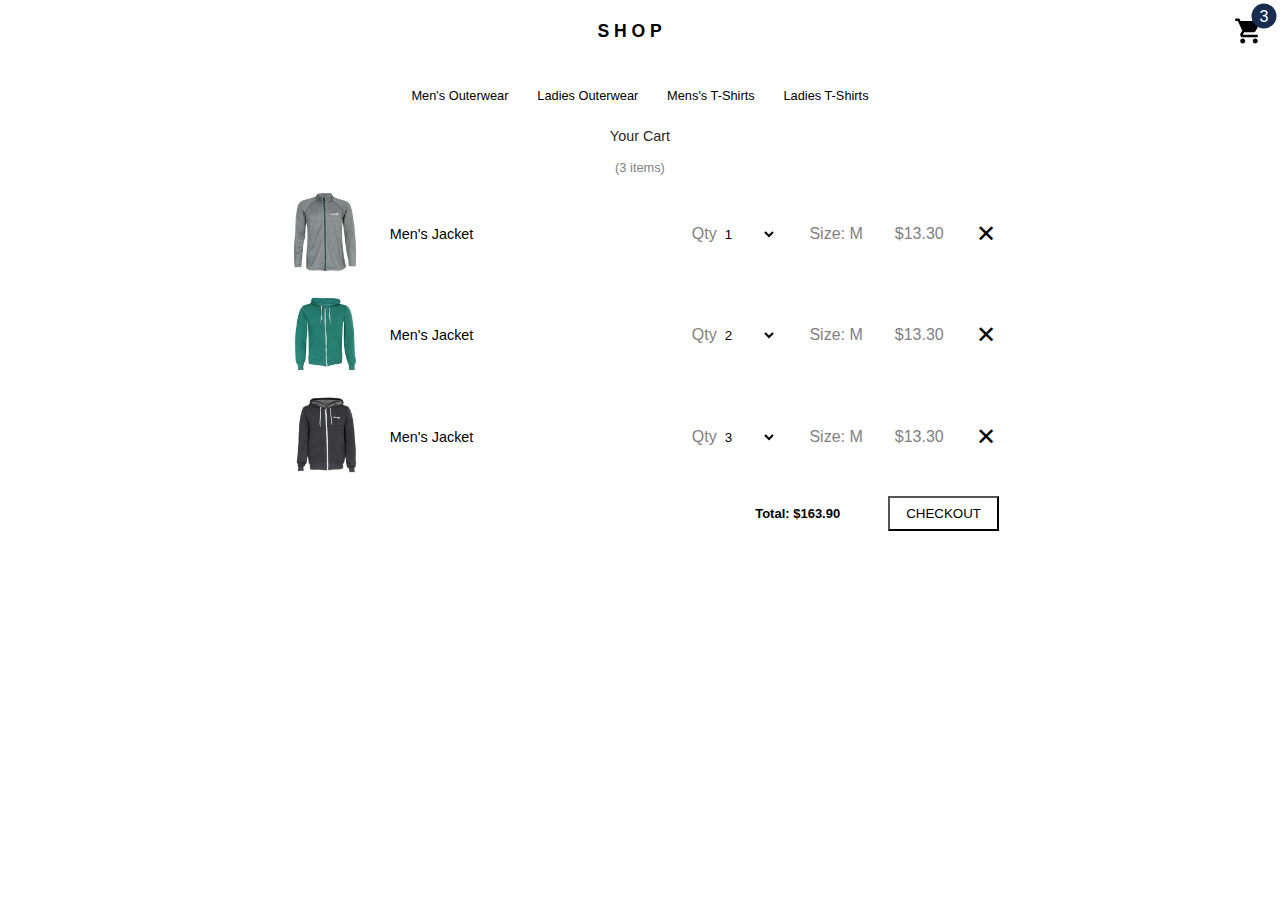
<file: cart.html>
<!DOCTYPE html>
<html lang="en">
  <head>
    <meta charset="UTF-8" />
    <meta name="viewport" content="width=device-width, initial-scale=1.0" />
    <link
      rel="stylesheet"
      href="https://cdnjs.cloudflare.com/ajax/libs/font-awesome/4.7.0/css/font-awesome.min.css"
    />
    <link rel="stylesheet" href="./index.css" />
    <title>Cart</title>
  </head>
  <body>
    <nav class="navbar">
      <div class="hamBurger-menu">
        <div id="mySidenav" class="sidenav">
          <a href="javascript:void(0)" class="closebtn" onclick="closeNav()"
            >&times;</a
          >
          <a href="./product-listing.html">Mens's Outerwear</a>
          <a href="./product-listing.html">Ladies Outerwear</a>
          <a href="./product-listing.html">Mens's T-Shirts</a>
          <a href="./product-listing.html">Ladies T-Shirts</a>
        </div>

        <!-- Use any element to open the sidenav -->
        <div class="ham-logo" onclick="openNav()">&#9776;</div>

        <!-- Add all page content inside this div if you want the side nav to push page content to the right (not used if you only want the sidenav to sit on top of the page -->
      </div>
      <div class="shop"><a class="shop-a" href="/">SHOP</a></div>
      <div class="cart-logo">
        <svg
          class=""
          viewBox="0 0 24 24"
          preserveAspectRatio="xMidYMid meet"
          focusable="false"
          style="
            pointer-events: none;
            display: block;
            width: 100%;
            height: 100%;
          "
        >
          <g>
            <path
              d="M7 18c-1.1 0-1.99.9-1.99 2S5.9 22 7 22s2-.9 2-2-.9-2-2-2zM1 2v2h2l3.6 7.59-1.35 2.45c-.16.28-.25.61-.25.96 0 1.1.9 2 2 2h12v-2H7.42c-.14 0-.25-.11-.25-.25l.03-.12.9-1.63h7.45c.75 0 1.41-.41 1.75-1.03l3.58-6.49c.08-.14.12-.31.12-.48 0-.55-.45-1-1-1H5.21l-.94-2H1zm16 16c-1.1 0-1.99.9-1.99 2s.89 2 1.99 2 2-.9 2-2-.9-2-2-2z"
            ></path>
          </g>
        </svg>
      </div>
    </nav>
    <div class="sections">
      <div class="section">
        <a class="nav-anc" href="./product-listing.html">Men's Outerwear</a>
      </div>
      <div class="section">
        <a class="nav-anc" href="./product-listing.html">Ladies Outerwear</a>
      </div>
      <div class="section">
        <a class="nav-anc" href="./product-listing.html">Mens's T-Shirts</a>
      </div>
      <div class="section">
        <a class="nav-anc" href="./product-listing.html">Ladies T-Shirts</a>
      </div>
    </div>

    <main>
      <div class="main main-cart">
        <span class="sect-heading">Your Cart</span>
        <span class="item-count">(3 items)</span>

        <div class="items-cont">
          <div class="item">
            <div class="cart-pg-img-cont">
              <img src="./images/prod-1.jpg" alt="" />
            </div>
            <div class="cart-pg-item-descrpt">
              <div class="item-bio">
                <div class="item-name">Mens's Jacket</div>
                <div class="cancel-icon">&#10005;</div>
              </div>
              <div class="item-quant-size">
                <div class="item-select">
                  <label for="">Qty</label>
                  <select name="" id="">
                    <option value="s">S</option>
                    <option value="m">M</option>
                    <option value="l">L</option>
                    <option value="xl">XL</option>
                  </select>
                </div>
                <span class="item-size">Size: M</span>
                <span class="item-price">$13.30</span>
              </div>
            </div>
          </div>
          <div class="item">
            <div class="cart-pg-img-cont">
              <img src="./images/prod-3.jpg" alt="" />
            </div>
            <div class="cart-pg-item-descrpt">
              <div class="item-bio">
                <div class="item-name">Mens's Jacket</div>
                <div class="cancel-icon">&#10005;</div>
              </div>
              <div class="item-quant-size">
                <div class="item-select">
                  <label for="">Qty</label>
                  <select name="" id="">
                    <option value="s">S</option>
                    <option value="m">M</option>
                    <option value="l">L</option>
                    <option selected value="xl">XL</option>
                  </select>
                </div>
                <span class="item-size">Size: M</span>
                <span class="item-price">$99.32</span>
              </div>
            </div>
          </div>
          <div class="item">
            <div class="cart-pg-img-cont">
              <img src="./images/prod-6.jpg" alt="" />
            </div>
            <div class="cart-pg-item-descrpt">
              <div class="item-bio">
                <div class="item-name">Mens's Jacket</div>
                <div class="cancel-icon">&#10005;</div>
              </div>
              <div class="item-quant-size">
                <div class="item-select">
                  <label for="">Qty</label>
                  <select name="" id="">
                    <option value="s">S</option>
                    <option selected value="m">M</option>
                    <option value="l">L</option>
                    <option value="xl">XL</option>
                  </select>
                </div>
                <span class="item-size">Size: M</span>
                <span class="item-price">$28.49</span>
              </div>
            </div>
          </div>
        </div>

        <div class="items-cont-desktop">
          <div class="items-desktop">
            <div class="flex">
              <div class="cart-pg-img-cont">
                <img src="./images/prod-1.jpg" alt="" />
              </div>
              <div class="item-name">Men's Jacket</div>
            </div>
            <div class="flex order-specs">
              <div class="item-select">
                <label for="size-select">Qty</label>
                <select name="size" id="size-select">
                  <option value="1">1</option>
                  <option value="2">2</option>
                  <option value="3">3</option>
                  <option value="4">4</option>
                </select>
              </div>
              <span class="item-size">Size: M</span>
              <span class="item-price">$13.30</span>
              <div class="cancel-icon">&#10005;</div>
            </div>
          </div>

          <div class="items-desktop">
            <div class="flex">
              <div class="cart-pg-img-cont">
                <img src="./images/prod-3.jpg" alt="" />
              </div>
              <div class="item-name">Men's Jacket</div>
            </div>
            <div class="flex order-specs">
              <div class="item-select">
                <label for="size-select">Qty</label>
                <select name="size" id="size-select">
                  <option value="1">1</option>
                  <option selected value="2">2</option>
                  <option value="3">3</option>
                  <option value="4">4</option>
                </select>
              </div>
              <span class="item-size">Size: M</span>
              <span class="item-price">$13.30</span>
              <div class="cancel-icon">&#10005;</div>
            </div>
          </div>
          <div class="items-desktop">
            <div class="flex">
              <div class="cart-pg-img-cont">
                <img src="./images/prod-6.jpg" alt="" />
              </div>
              <div class="item-name">Men's Jacket</div>
            </div>
            <div class="flex order-specs">
              <div class="item-select">
                <label for="size-select">Qty</label>
                <select name="size" id="size-select">
                  <option value="1">1</option>
                  <option value="2">2</option>
                  <option selected value="3">3</option>
                  <option value="4">4</option>
                </select>
              </div>
              <span class="item-size">Size: M</span>
              <span class="item-price">$13.30</span>
              <div class="cancel-icon">&#10005;</div>
            </div>
          </div>
        </div>

        <div class="total-chck-btn">
          <div class="total">Total: $163.90</div>
          <a class="check-btn" href="./checkout.html">
            <button class="cart-pg-chck-btn">CHECKOUT</button>
          </a>
        </div>
      </div>
    </main>
    <footer>
      <a href="./checkout.html"
        ><button class="prod-pg-add-btn">CHECKOUT</button></a
      >
    </footer>

    <script>
      /* Set the width of the side navigation to 250px */
      function openNav() {
        document.getElementById("mySidenav").style.width = "250px";
      }

      /* Set the width of the side navigation to 0 */
      function closeNav() {
        document.getElementById("mySidenav").style.width = "0";
      }
    </script>
  </body>
</html>
</file>
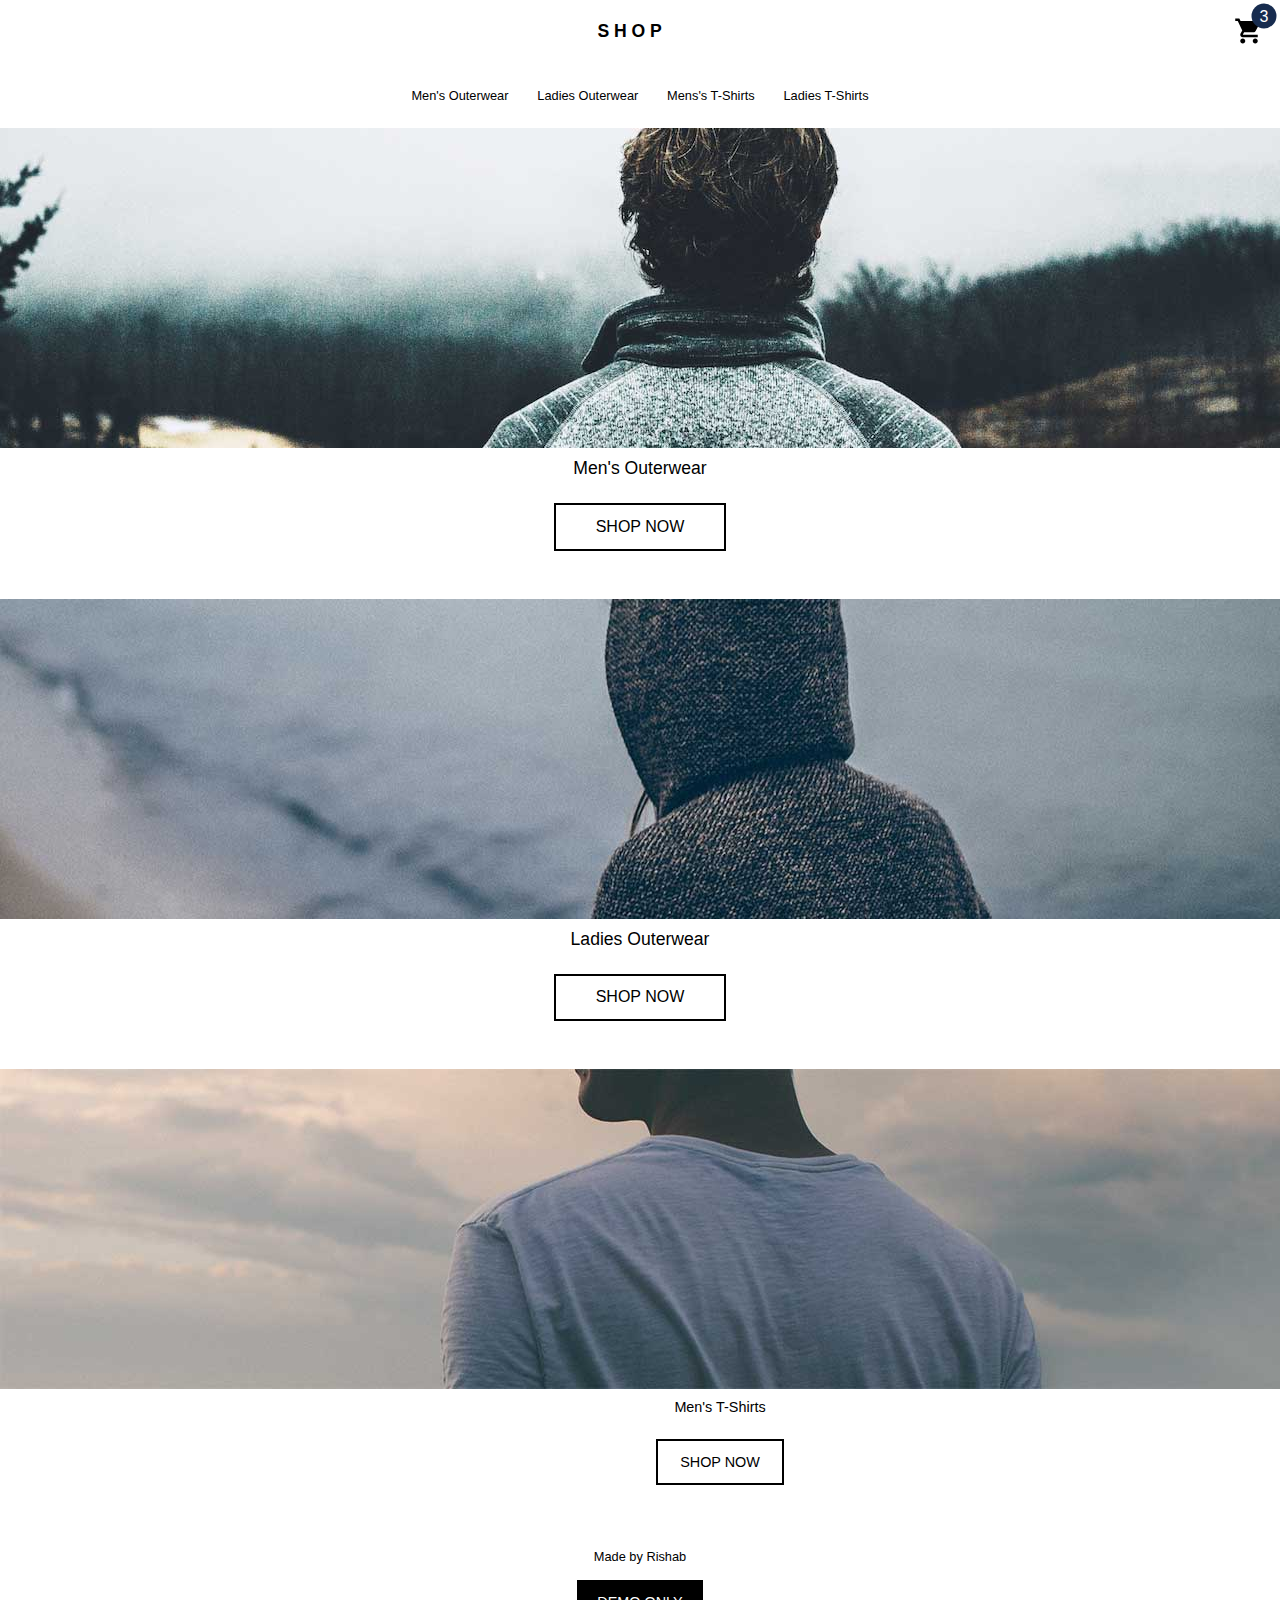
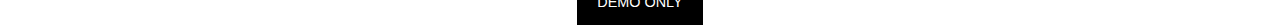
<file: homePage.html>
<!DOCTYPE html>
<html lang="en">
  <head>
    <meta charset="UTF-8" />
    <meta name="viewport" content="width=device-width, initial-scale=1.0" />
    <link rel="stylesheet" href="./index.css" />
    <link rel="stylesheet" href="https://cdnjs.cloudflare.com/ajax/libs/font-awesome/4.7.0/css/font-awesome.min.css">
    <!-- <link href="https://cdn.jsdelivr.net/npm/bootstrap@5.3.3/dist/css/bootstrap.min.css" rel="stylesheet" integrity="sha384-QWTKZyjpPEjISv5WaRU9OFeRpok6YctnYmDr5pNlyT2bRjXh0JMhjY6hW+ALEwIH" crossorigin="anonymous"> -->
    <title>Home -shop-polymer</title>
  </head>
  <body>
    <nav class="navbar">
      <div class="hamBurger-menu">
        <div id="mySidenav" class="sidenav">
          <a href="javascript:void(0)" class="closebtn" onclick="closeNav()">&times;</a>
          <a href="#">Mens's Outerwear</a>
          <a href="#">Ladies Outerwear</a>
          <a href="#">Mens's T-Shirts</a>
          <a href="#">Ladies T-Shirts</a>
        </div>
        
        <!-- Use any element to open the sidenav -->
        <div class="ham-logo" onclick="openNav()">&#9776;</div>
        
        <!-- Add all page content inside this div if you want the side nav to push page content to the right (not used if you only want the sidenav to sit on top of the page -->
      
      </div>
      <div class="shop"><a class="shop-a" href="/">SHOP</a></div>
      <div class="cart-logo">
        <svg
          class=""
          viewBox="0 0 24 24"
          preserveAspectRatio="xMidYMid meet"
          focusable="false"
          style="
            pointer-events: none;
            display: block;
            width: 100%;
            height: 100%;
          "
        >
          <g>
            <path
              d="M7 18c-1.1 0-1.99.9-1.99 2S5.9 22 7 22s2-.9 2-2-.9-2-2-2zM1 2v2h2l3.6 7.59-1.35 2.45c-.16.28-.25.61-.25.96 0 1.1.9 2 2 2h12v-2H7.42c-.14 0-.25-.11-.25-.25l.03-.12.9-1.63h7.45c.75 0 1.41-.41 1.75-1.03l3.58-6.49c.08-.14.12-.31.12-.48 0-.55-.45-1-1-1H5.21l-.94-2H1zm16 16c-1.1 0-1.99.9-1.99 2s.89 2 1.99 2 2-.9 2-2-.9-2-2-2z"
            ></path>
          </g>
        </svg>
      </div>
    </nav>
    <div class="sections">
      <div class="section"><a class="nav-anc" href="/">Men's Outerwear</a></div>
      <div class="section"><a class="nav-anc" href="/">Ladies Outerwear</a></div>
      <div class="section"><a class="nav-anc" href="/">Mens's T-Shirts</a></div>
      <div class="section"><a class="nav-anc" href="/">Ladies T-Shirts</a></div>
    </div>

    <section>
      <div class="image-container">
        <img src="./images/mens-outwear1.jpg" alt="" />
      </div>

      <div class="descript">
        <span class="sect">Men's Outerwear</span>
        <a class="descript-btn shop-a" href="/">SHOP NOW<a>
      </div>
    </section>

    <section>
      <div class="image-container">
        <img src="./images/ladies-outwear2.jpg" alt="" />
      </div>

      <div class="descript">
        <span class="sect">Ladies Outerwear</span>
        <a class="descript-btn shop-a" href="/">SHOP NOW<a>
      </div>
    </section>

    <section>
      <div class="last-sect">
        <div class="last-sect-half">
          <div class="image-container">
            <img src="./images/mens_tshirts3.jpg" alt="" />
          </div>

          <div class="descript">
            <span class="last-sec">Men's T-Shirts</span>
            <a href="/" class="shop-a last-sec-btn descript-btn" href="/">SHOP NOW<a>
          </div>
        </div>

        <div class="last-sec-half">
          <div class="image-container">
            <img src="./images/ladies_tshirts4.jpg" alt="" />
          </div>

          <div class="descript">
            <span class="last-sec">Ladies T-Shirts</span>
            <a href="/" class="shop-a last-sec-btn descript-btn">SHOP NOW</a>
          </div>
        </div>
      </div>
    </section>

    <footer>
      <div class="foot">
        <span class="foot-span">Made by Rishab</span>
        <div class="demo-btn">DEMO ONLY</div>
      </div>
    </footer>


<script>
/* Set the width of the side navigation to 250px */
function openNav() {
  document.getElementById("mySidenav").style.width = "250px";
}

/* Set the width of the side navigation to 0 */
function closeNav() {
  document.getElementById("mySidenav").style.width = "0";
}
</script>

  </body>
</html>
</file>
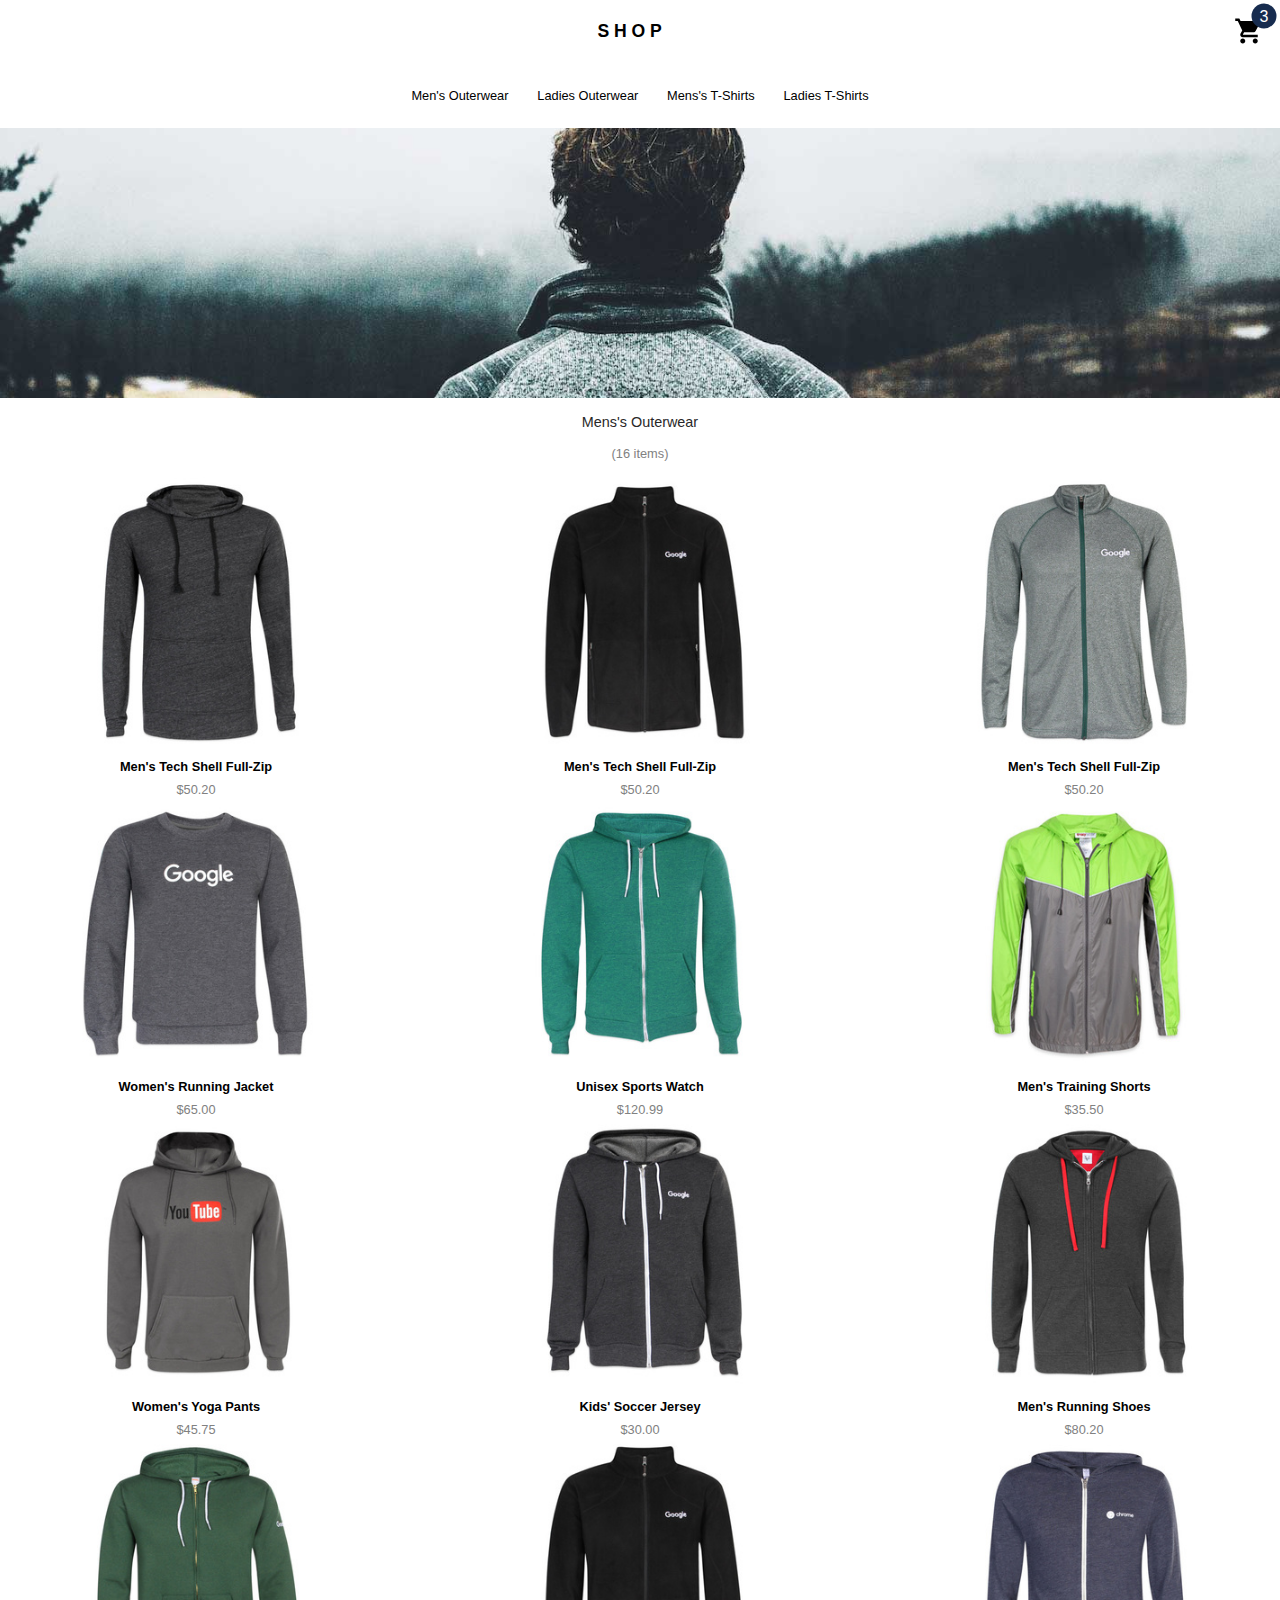
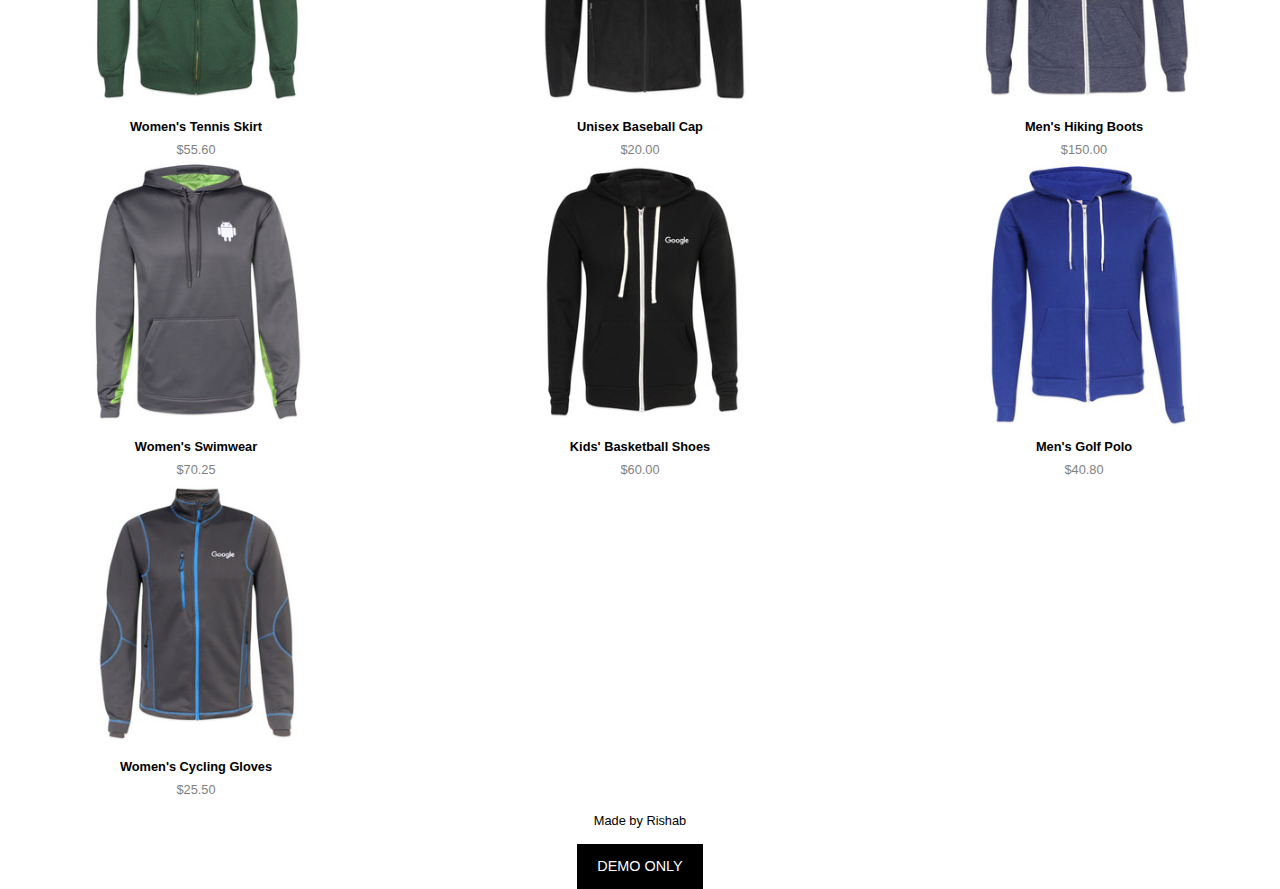
<file: product-listing.html>
<!DOCTYPE html>
<html lang="en">
  <head>
    <meta charset="UTF-8" />
    <meta name="viewport" content="width=device-width, initial-scale=1.0" />
    <link rel="stylesheet" href="./index.css" />
    <link
      rel="stylesheet"
      href="https://cdnjs.cloudflare.com/ajax/libs/font-awesome/4.7.0/css/font-awesome.min.css"
    />
    <title>Mens's Outwear</title>
  </head>
  <body>
    <nav class="navbar">
      <div class="hamBurger-menu">
        <div id="mySidenav" class="sidenav">
          <a href="javascript:void(0)" class="closebtn" onclick="closeNav()"
            >&times;</a
          >
          <a href="./product-listing.html">Mens's Outerwear</a>
          <a href="./product-listing.html">Ladies Outerwear</a>
          <a href="./product-listing.html">Mens's T-Shirts</a>
          <a href="./product-listing.html">Ladies T-Shirts</a>
        </div>

        <!-- Use any element to open the sidenav -->
        <div class="ham-logo" onclick="openNav()">&#9776;</div>

        <!-- Add all page content inside this div if you want the side nav to push page content to the right (not used if you only want the sidenav to sit on top of the page -->
      </div>
      <div class="shop"><a class="shop-a" href="/">SHOP</a></div>
      <a href="./cart.html"
        ><div class="cart-logo">
          <svg
            class=""
            viewBox="0 0 24 24"
            preserveAspectRatio="xMidYMid meet"
            focusable="false"
            style="
              pointer-events: none;
              display: block;
              width: 100%;
              height: 100%;
            "
          >
            <g>
              <path
                d="M7 18c-1.1 0-1.99.9-1.99 2S5.9 22 7 22s2-.9 2-2-.9-2-2-2zM1 2v2h2l3.6 7.59-1.35 2.45c-.16.28-.25.61-.25.96 0 1.1.9 2 2 2h12v-2H7.42c-.14 0-.25-.11-.25-.25l.03-.12.9-1.63h7.45c.75 0 1.41-.41 1.75-1.03l3.58-6.49c.08-.14.12-.31.12-.48 0-.55-.45-1-1-1H5.21l-.94-2H1zm16 16c-1.1 0-1.99.9-1.99 2s.89 2 1.99 2 2-.9 2-2-.9-2-2-2z"
              ></path>
            </g>
          </svg>
        </div>
      </a>
    </nav>
    <div class="sections">
      <div class="section">
        <a class="nav-anc" href="./product-listing.html">Men's Outerwear</a>
      </div>
      <div class="section">
        <a class="nav-anc" href="./product-listing.html">Ladies Outerwear</a>
      </div>
      <div class="section">
        <a class="nav-anc" href="./product-listing.html">Mens's T-Shirts</a>
      </div>
      <div class="section">
        <a class="nav-anc" href="./product-listing.html">Ladies T-Shirts</a>
      </div>
    </div>

    <div class="listing-pg-image-container">
      <img src="./images/mens-outwear1.jpg" alt="" />
    </div>
    <main>
      <div class="main">
        <span class="sect-heading">Mens's Outerwear</span>
        <span class="item-count">(16 items)</span>
        <div class="products">
          <a href="product.html">
            <div class="product">
              <div class="prod-img-cont">
                <img
                  src="./images/prod-16.jpg"
                  alt="Men's Tech Shell Full-Zip"
                />
              </div>
              <span class="product-title">Men's Tech Shell Full-Zip</span>
              <span class="product-price">$50.20</span>
            </div>
          </a>

          <a href="product.html">
            <div class="product">
              <div class="prod-img-cont">
                <img
                  src="./images/prod-15.jpg"
                  alt="Men's Tech Shell Full-Zip"
                />
              </div>
              <span class="product-title">Men's Tech Shell Full-Zip</span>
              <span class="product-price">$50.20</span>
            </div>
          </a>

          <a href="product.html">
            <div class="product">
              <div class="prod-img-cont">
                <img
                  src="./images/prod-1.jpg"
                  alt="Men's Tech Shell Full-Zip"
                />
              </div>
              <span class="product-title">Men's Tech Shell Full-Zip</span>
              <span class="product-price">$50.20</span>
            </div>
          </a>

          <a href="product.html">
            <div class="product">
              <div class="prod-img-cont">
                <img src="./images/prod-2.jpg" alt="Women's Running Jacket" />
              </div>
              <span class="product-title">Women's Running Jacket</span>
              <span class="product-price">$65.00</span>
            </div>
          </a>

          <a href="product.html">
            <div class="product">
              <div class="prod-img-cont">
                <img src="./images/prod-3.jpg" alt="Unisex Sports Watch" />
              </div>
              <span class="product-title">Unisex Sports Watch</span>
              <span class="product-price">$120.99</span>
            </div>
          </a>

          <a href="product.html">
            <div class="product">
              <div class="prod-img-cont">
                <img src="./images/prod-4.jpg" alt="Men's Training Shorts" />
              </div>
              <span class="product-title">Men's Training Shorts</span>
              <span class="product-price">$35.50</span>
            </div>
          </a>

          <a href="product.html">
            <div class="product">
              <div class="prod-img-cont">
                <img src="./images/prod-5.jpg" alt="Women's Yoga Pants" />
              </div>
              <span class="product-title">Women's Yoga Pants</span>
              <span class="product-price">$45.75</span>
            </div>
          </a>

          <a href="product.html">
            <div class="product">
              <div class="prod-img-cont">
                <img src="./images/prod-6.jpg" alt="Kids' Soccer Jersey" />
              </div>
              <span class="product-title">Kids' Soccer Jersey</span>
              <span class="product-price">$30.00</span>
            </div>
          </a>

          <a href="product.html">
            <div class="product">
              <div class="prod-img-cont">
                <img src="./images/prod-7.jpg" alt="Men's Running Shoes" />
              </div>
              <span class="product-title">Men's Running Shoes</span>
              <span class="product-price">$80.20</span>
            </div>
          </a>

          <a href="product.html">
            <div class="product">
              <div class="prod-img-cont">
                <img src="./images/prod-8.jpg" alt="Women's Tennis Skirt" />
              </div>
              <span class="product-title">Women's Tennis Skirt</span>
              <span class="product-price">$55.60</span>
            </div>
          </a>

          <a href="product.html">
            <div class="product">
              <div class="prod-img-cont">
                <img src="./images/prod-9.jpg" alt="Unisex Baseball Cap" />
              </div>
              <span class="product-title">Unisex Baseball Cap</span>
              <span class="product-price">$20.00</span>
            </div>
          </a>

          <a href="product.html">
            <div class="product">
              <div class="prod-img-cont">
                <img src="./images/prod-10.jpg" alt="Men's Hiking Boots" />
              </div>
              <span class="product-title">Men's Hiking Boots</span>
              <span class="product-price">$150.00</span>
            </div>
          </a>

          <a href="product.html">
            <div class="product">
              <div class="prod-img-cont">
                <img src="./images/prod-11.jpg" alt="Women's Swimwear" />
              </div>
              <span class="product-title">Women's Swimwear</span>
              <span class="product-price">$70.25</span>
            </div>
          </a>

          <a href="product.html">
            <div class="product">
              <div class="prod-img-cont">
                <img src="./images/prod-12.jpg" alt="Kids' Basketball Shoes" />
              </div>
              <span class="product-title">Kids' Basketball Shoes</span>
              <span class="product-price">$60.00</span>
            </div>
          </a>

          <a href="product.html">
            <div class="product">
              <div class="prod-img-cont">
                <img src="./images/prod-13.jpg" alt="Men's Golf Polo" />
              </div>
              <span class="product-title">Men's Golf Polo</span>
              <span class="product-price">$40.80</span>
            </div>
          </a>

          <a href="product.html">
            <div class="product">
              <div class="prod-img-cont">
                <img src="./images/prod-14.jpg" alt="Women's Cycling Gloves" />
              </div>
              <span class="product-title">Women's Cycling Gloves</span>
              <span class="product-price">$25.50</span>
            </div>
          </a>
        </div>
      </div>
    </main>

    <footer>
      <div class="foot">
        <span class="foot-span">Made by Rishab</span>
        <div class="demo-btn">DEMO ONLY</div>
      </div>
    </footer>

    <script>
      /* Set the width of the side navigation to 250px */
      function openNav() {
        document.getElementById("mySidenav").style.width = "250px";
      }

      /* Set the width of the side navigation to 0 */
      function closeNav() {
        document.getElementById("mySidenav").style.width = "0";
      }
    </script>
  </body>
</html>
</file>
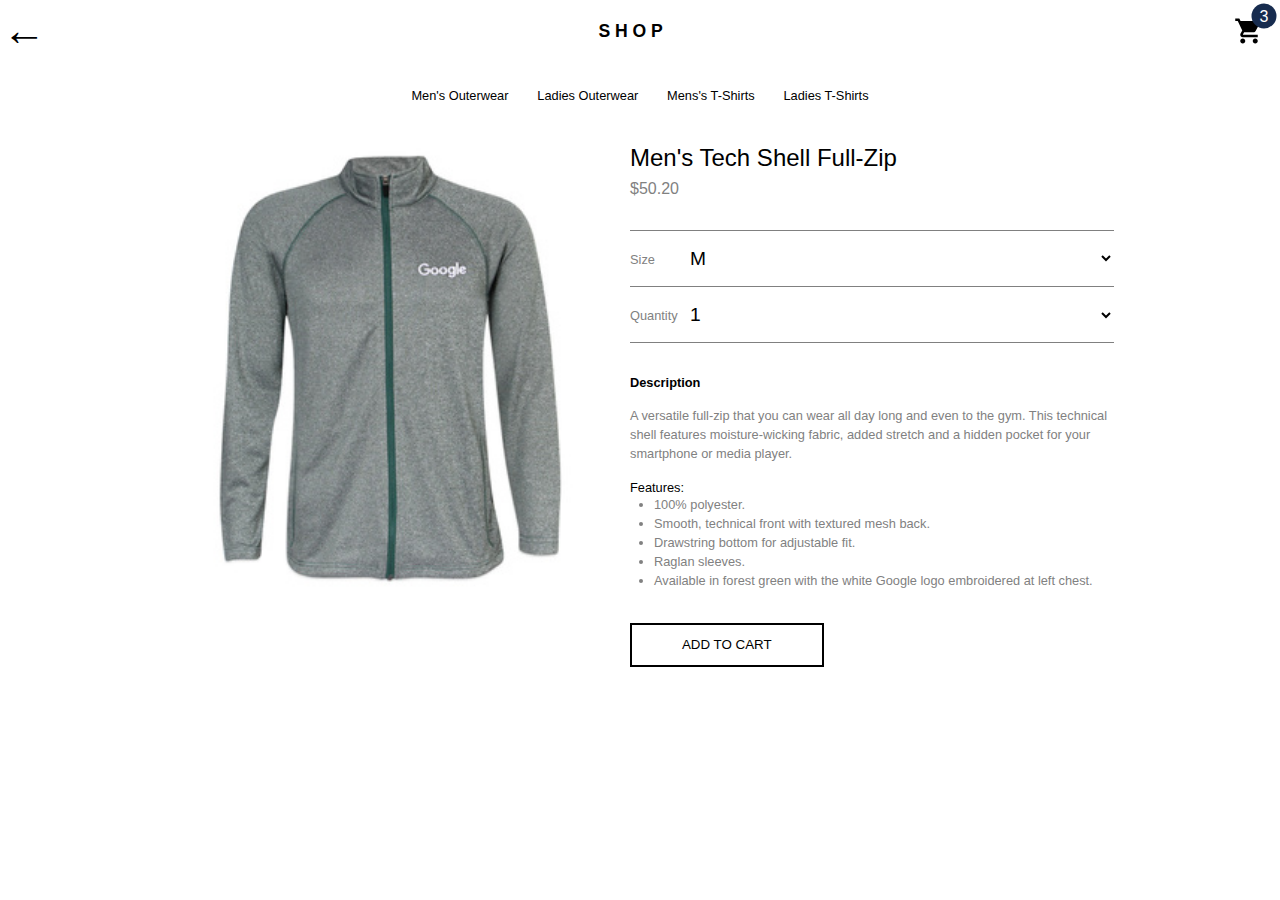
<file: product.html>
<!DOCTYPE html>
<html lang="en">
  <head>
    <meta charset="UTF-8" />
    <meta name="viewport" content="width=device-width, initial-scale=1.0" />
    <link
      rel="stylesheet"
      href="https://cdnjs.cloudflare.com/ajax/libs/font-awesome/4.7.0/css/font-awesome.min.css"
    />
    <link rel="stylesheet" href="./index.css" />
    <title>Product</title>
  </head>
  <body>
    <nav class="navbar">
      <a class="prod-back-a" href="./product-listing.html">&larr; </a>
      <div class="shop"><a class="shop-a" href="/">SHOP</a></div>
      <a href="./cart.html"><div class="cart-logo">
        <svg
          class=""
          viewBox="0 0 24 24"
          preserveAspectRatio="xMidYMid meet"
          focusable="false"
          style="
            pointer-events: none;
            display: block;
            width: 100%;
            height: 100%;
          "
        >
          <g>
            <path
              d="M7 18c-1.1 0-1.99.9-1.99 2S5.9 22 7 22s2-.9 2-2-.9-2-2-2zM1 2v2h2l3.6 7.59-1.35 2.45c-.16.28-.25.61-.25.96 0 1.1.9 2 2 2h12v-2H7.42c-.14 0-.25-.11-.25-.25l.03-.12.9-1.63h7.45c.75 0 1.41-.41 1.75-1.03l3.58-6.49c.08-.14.12-.31.12-.48 0-.55-.45-1-1-1H5.21l-.94-2H1zm16 16c-1.1 0-1.99.9-1.99 2s.89 2 1.99 2 2-.9 2-2-.9-2-2-2z"
            ></path>
          </g>
        </svg>
      </div>
    </a>
      
    </nav>
    <div class="sections">
      <div class="section">
        <a class="nav-anc" href="./product-listing.html">Men's Outerwear</a>
      </div>
      <div class="section">
        <a class="nav-anc" href="./product-listing.html">Ladies Outerwear</a>
      </div>
      <div class="section">
        <a class="nav-anc" href="./product-listing.html">Mens's T-Shirts</a>
      </div>
      <div class="section">
        <a class="nav-anc" href="./product-listing.html">Ladies T-Shirts</a>
      </div>
    </div>

    <main>
      <div class="prod-pg-cont">
        <div class="prod-pg-img-cont">
          <div class="prod-pg-img">
            <img src="./images/prod-1.jpg" alt="" />
          </div>
        </div>
        <div class="prod-pg-descript-cont">
          <div class="prod-size-quant">
            <div class="prod-pg-prod-name">Men's Tech Shell Full-Zip</div>
            <span class="prod-pg-prod-price">$50.20</span>
          </div>
          <div>
            <div class="select-cont">
              <label class="select-label" for="">Size</label>
              <select class="select" name="size" id="">
                <option selected value="medium">M</option>
                <option value="small">S</option>
                <option value="x-small">XS</option>
                <option value="large">L</option>
                <option value="x-large">XL</option>
              </select>
            </div>

            <div class="select-cont">
              <label class="select-label" for="">Quantity</label>
              <select class="select select-quant" name="size" id="">
                <option selected value="1">1</option>
                <option value="2">2</option>
                <option value="3">3</option>
                <option value="4">4</option>
                <option value="5">5</option>
              </select>
            </div>
          </div>
          <div class="prod-description">
            <h4>Description</h5>
            <p>
              A versatile full-zip that you can wear all day long and even to
              the gym. This technical shell features moisture-wicking fabric,
              added stretch and a hidden pocket for your smartphone or media
              player.
            </p>

            <div>
              <span>Features:</span>
              <ul>
                <li>100% polyester.</li>
                <li>Smooth, technical front with textured mesh back.</li>
                <li>Drawstring bottom for adjustable fit.</li>
                <li>Raglan sleeves.</li>
                <li>
                  Available in forest green with the white Google logo
                  embroidered at left chest.
                </li>
              </ul>
            </div>
          </div>
          <button class="add-cart-btn">ADD TO CART</button>
        </div>
      </div>
    </main>
    <footer>
      <button class="prod-pg-add-btn">ADD TO CART</button>
    </footer>
  </body>
</html>
</file>
<file: index.css>
* {
  margin: 0;
  padding: 0;
  box-sizing: border-box;
  font-family: sans-serif;
}

.navbar {
  display: flex;
  align-items: center;
  padding: 1rem;
  justify-content: space-between;
}

.shop {
  letter-spacing: 0.3rem;
  font-weight: bold;
  font-size: 1.1rem;
}

.shop-a {
  text-decoration: none;
  color: black;
}
.cart-logo {
  width: 7vw;
  max-width: 30px;
  position: relative;
}

.cart-logo::before {
  position: absolute;
  content: "3";
  color: white;
  width: 25px;
  height: 25px;
  display: flex;
  justify-content: center;
  align-items: center;
  z-index: 1;
  border-radius: 50%;
  right: 0;
  transform: translate(50%, -50%);
  top: 0;
  background-color: #172c4f;
}

.sections {
  padding: 1.5rem 1rem;
  display: flex;
  justify-content: center;
  align-items: center;
  gap: 1.8rem;
  display: none;
}

.nav-anc {
  text-decoration: none;
  color: black;
  font-size: 0.8rem;
}

.image-container {
  height: 26vh;
}

.image-container > a > img {
  width: 100%;
  height: 100%;
  object-fit: cover;
}

.descript {
  display: flex;
  flex-direction: column;
  justify-content: center;
  padding: 1.5rem;
  align-items: center;
  gap: 1.5rem;
}

.sect {
  font-size: 1.1rem;
}

.descript-btn {
  padding: 0.8rem 2.5rem;
  border: 2px solid black;
  background-color: white;
}

.last-sect {
  display: flex;
}

.last-sect-half {
  /* display: flex;
  flex-direction: column;
  justify-content: center;
  align-items: center; */
  font-size: 0.9rem;
}

.last-sec-btn {
  padding: 0.8rem 1.4rem;
  font-size: 0.9rem;
}

.foot {
  display: flex;
  flex-direction: column;
  justify-content: center;
  align-items: center;
  gap: 1rem;
  margin-top: 1rem;
}

.foot-span {
  font-size: 0.8rem;
}

.demo-btn {
  padding: 0.9rem 1.3rem;
  background-color: black;
  color: white;
  font-size: 0.9rem;
}

/* 
/////ham-burger///// */

.ham-logo {
  transform: scale(1.4);
}

/* The side navigation menu */
.sidenav {
  height: 100%; /* 100% Full-height */
  width: 0; /* 0 width - change this with JavaScript */
  position: fixed; /* Stay in place */
  z-index: 1; /* Stay on top */
  top: 0; /* Stay at the top */
  left: 0;
  background-color: white; /* Black*/
  overflow-x: hidden; /* Disable horizontal scroll */
  padding-top: 60px; /* Place content 60px from the top */
  transition: 0.5s; /* 0.5 second transition effect to slide in the sidenav */
}

/* The navigation menu links */
.sidenav a {
  padding: 8px 8px 8px 25px;
  text-decoration: none;
  font-size: 0.9rem;
  color: #818181;
  display: block;
  transition: 0.3s;
  margin-top: 0.7rem;
}

/* When you mouse over the navigation links, change their color */
.sidenav a:hover {
  color: #f1f1f1;
}

/* Position and style the close button (top right corner) */
.sidenav .closebtn {
  position: absolute;
  top: 0;
  right: 25px;
  font-size: 36px;
  margin-left: 50px;
}

/* Style page content - use this if you want to push the page content to the right when you open the side navigation */
/* #main {
  transition: margin-left 0.5s;
  padding: 20px;
} */

/* On smaller screens, where height is less than 450px, change the style of the sidenav (less padding and a smaller font size) */
@media screen and (max-height: 450px) {
  .sidenav {
    padding-top: 15px;
  }
  .sidenav a {
    font-size: 18px;
  }
}

@media screen and (min-width: 760px) {
  .hamBurger-menu {
    visibility: hidden;
  }

  .sections {
    display: flex;
  }

  .image-container {
    height: 34vh;
  }

  /* .image-container {
    max-width: 80vw;
    margin: 0 auto;
  }

  .last-sect {
    max-width: 80vw;
    margin: 0 auto;
  } */
}

@media screen and (min-width: 1400px) {
  .image-container {
    max-width: 75vw;
    margin: 0 auto;
  }

  .last-sect {
    max-width: 75vw;
    margin: 0 auto;
  }
}

/* /////////////////////  Listing-page ///////////////////// */

.main {
  display: flex;
  flex-direction: column;
  justify-content: center;
  align-items: center;
  padding: 0 1rem;
  gap: 1rem;
}

.sect-heading {
  font-size: 0.9rem;
  color: #292828;
}

.item-count {
  font-size: 0.8rem;
  color: #818181;
}

.products {
  display: grid;
  grid-template-columns: 1fr 1fr;
  column-gap: 0.1rem;
}

.product {
  display: flex;
  flex-direction: column;
  justify-content: center;
  align-items: center;
  gap: 0.5rem;
}

.prod-img-cont {
  width: 90%;
}

.prod-img-cont img {
  width: 100%;
}

.product-title {
  font-size: 0.8rem;
  font-weight: 900;
  color: black;
}

.product-price {
  font-size: 0.8rem;
  color: #818181;
}

.listing-pg-image-container {
  display: none;
  height: 30vh;
}

.listing-pg-image-container > img {
  width: 100%;
  height: 100%;
  object-fit: cover;
}

@media screen and (min-width: 760px) {
  .listing-pg-image-container {
    display: block;
  }

  .products {
    grid-template-columns: 1fr 1fr 1fr;
    column-gap: 9rem;
  }

  .main {
    margin-top: 1rem;
  }
}

.products a {
  text-decoration: none;
}

@media screen and (min-width: 1400px) {
  .listing-pg-image-container {
    max-width: 75vw;
    margin: 0 auto;
  }
}

/* //////////// product-page///////////////// */

.prod-back-a {
  text-decoration: none;
  color: black;
  transform: scale(2.7);
}

.prod-pg-cont {
  padding: 1rem;
  display: flex;
  flex-direction: column;
  justify-content: center;
  align-items: center;
  gap: 1rem;
}

.prod-size-quant {
  width: 100%;
}

.select {
  border: none;
  background-color: white;
  width: 100%;
  padding: 1rem 3.5rem;
  font-size: 1.2rem;
  border-top: 1px solid gray;
  border-bottom: 1px solid gray;
}

.select-cont {
  position: relative;
  width: 100%;
}

.select-label {
  position: absolute;
  top: 50%;
  transform: translateY(-50%);
  font-size: 0.8rem;
  color: #818181;
}

.select-quant {
  width: 100%;
  padding: 1rem 3.5rem;
  font-size: 1.2rem;
  border-bottom: 1px solid gray;
  border-top: none;
}

select:focus {
  outline: none;
}

.prod-pg-descript-cont {
  display: flex;
  flex-direction: column;
  justify-content: center;
  gap: 2rem;
}

.prod-pg-prod-name {
  font-weight: 500;
  font-size: 1.2rem;
}

.prod-pg-prod-price {
  color: #818181;
  font-size: 0.8rem;
  display: inline-block;
  margin-top: 0.5rem;
}

.prod-description {
  font-size: 0.8rem;
  display: flex;
  flex-direction: column;
  justify-content: center;
  gap: 1rem;
}

.prod-description p {
  color: #818181;
  line-height: 1.5;
}
.prod-description ul {
  color: #818181;
  margin-left: 1.5rem;
  line-height: 1.5;
}

.add-cart-btn {
  visibility: hidden;
  /* color: white;
  padding: 1rem;
  font-size: 1.2rem;
  background-color: rgb(25, 25, 59); */
}

.add-cart-btn:hover {
  background-color: black;
  color: white;
  cursor: pointer;
}

footer {
  position: relative;
}

.prod-pg-add-btn {
  position: fixed;
  width: 100%;
  font-size: 1rem;
  z-index: 3;
  bottom: 0;
  padding: 1.3rem 0;
  background-color: #172c4f;
  color: white;
  box-shadow: none;
  border: none;
}

@media screen and (min-width: 760px) {
  .prod-pg-cont {
    flex-direction: row;
    align-items: start;
  }

  .prod-pg-descript-cont {
    max-width: 30vw;
    min-width: 484px;
  }

  .prod-pg-add-btn {
    display: none;
  }

  .add-cart-btn {
    visibility: visible;
    width: 40%;
    padding: 0.8rem 0;
    border: 2px solid black;
    background-color: white;
  }

  .prod-pg-img {
    width: 35vw;
  }

  .prod-pg-img img {
    width: 100%;
    object-fit: cover;
  }

  .prod-pg-prod-name {
    font-weight: 500;
    font-size: 1.5rem;
  }

  .prod-pg-prod-price {
    font-size: 1rem;
    display: inline-block;
  }
}

/* ///////////////////////// cart-page ////////////////// */

.item-count {
  display: flex;
  flex-direction: column;
}

.item {
  display: flex;
  align-items: center;
  justify-content: space-between;
  padding: 0.5rem;
}

.cart-pg-img-cont {
  width: 20%;
}

.cart-pg-img-cont img {
  width: 100%;
}

.cart-pg-item-descrpt {
  display: flex;
  flex-direction: column;
  justify-content: space-between;
  align-items: center;
  gap: 1rem;
  color: #818181;
  font-size: 0.9rem;
}

.item-bio {
  width: 100%;
  display: flex;
  align-items: center;
  justify-content: space-between;
  gap: 10rem;
}

.item-quant-size {
  display: flex;
  align-items: center;
  width: 100%;
  justify-content: end;
}

.item-select {
  position: relative;
}
.item-select label {
  position: absolute;
  top: 50%;
  transform: translateY(-50%);
}

.item-select select {
  padding: 0rem 1.8rem;
  border: none;
  background-color: white;
}

.item-size {
  padding: 0 1.2rem;
}

/* .item-price {
  padding: 0 1.2rem;
} */

.item-name {
  color: black;
}

.total {
  font-weight: 600;
  font-size: small;
}

.cart-pg-chck-btn {
  display: none;
}

.total-chck-btn {
  width: 100%;
  display: flex;
  justify-content: end;
  align-items: center;
}

.item-cont {
  width: 100%;
}

.items-cont-desktop {
  display: none;
}

.flex {
  display: flex;
  align-items: center;
}

.items-desktop {
  display: flex;
  justify-content: space-between;
  width: 100%;
}

.order-specs {
  gap: 2rem;
  color: #818181;
}

.cancel-icon {
  color: black;
  font-size: 1.5rem;
}

.check-btn {
  text-decoration: none;
}

.cart-pg-chck-btn:hover {
  cursor: pointer;
  background-color: black;
  color: white;
}

@media screen and (min-width: 760px) {
  .items-cont {
    display: none;
  }

  .items-cont-desktop {
    display: flex;
    flex-direction: column;
    gap: 1rem;
  }

  .cart-pg-chck-btn {
    display: inline;
  }
  .main-cart {
    max-width: 750px;
    margin: 0 auto;
  }
  .total-chck-btn {
    /* padding: 0 3rem; */
    gap: 3rem;
  }
  .cart-pg-chck-btn {
    padding: 0.5rem 1rem;
    background: white;
  }

  .item-name {
    margin-left: 1.5rem;
    font-size: 0.9rem;
  }

  .item-size {
    padding: 0;
  }
}

/* ///////////////////// place-order/checkout ///////////////////// */

.chkout-container {
  display: flex;
  flex-direction: column;
  padding: 1rem;
  align-items: center;
  justify-content: center;
  gap: 1rem;
  margin-bottom: 4rem;
  padding-top: 0;
}

.chkout-shop-span {
  font-size: 0.8rem;
  color: #818181;
}

.half {
  display: flex;
  flex-direction: column;
  gap: 1rem;
  /* width: 100%; */
}

.chkout-form {
  display: flex;
  flex-direction: column;
}

.input-container {
  position: relative;
  border-bottom: 1px solid #818181;
  margin: 1rem 0;
}
.input-container input {
  border: none;
  width: 100%;
  padding: 0.7rem 0;
  outline: none;
}

.input-container label {
  position: absolute;
  top: 50%;
  transform: translateY(-50%);
  left: 0;
  transition: all 0.3s ease-in-out;
  color: #818181;
  pointer-events: none;
}

input:focus + label,
input:focus + label,
input:not(:placeholder-shown):not(:empty) + label {
  top: 0;
  font-size: 12px;
  color: black;
}

.state-split {
  display: flex;
  align-items: center;
  gap: 1rem;
}

.form-select-cont {
  position: relative;
  border-bottom: 1px solid #818181;
  margin-bottom: 1rem;
}

.form-select-cont label {
  position: absolute;
  top: 0;
  left: 0;
}

.form-select-cont select {
  border: none;
  background-color: white;
  margin-top: 2rem;
  margin-bottom: 0.5rem;
  width: 100%;
  font-size: 1rem;
}

.form-checkbox-cont {
  margin: 1rem 0;
}
.check {
  padding: 1rem;
  border: 1px solid black;
}

.expiry-select-cont {
  position: relative;
  display: flex;
  justify-content: space-between;
  align-items: center;
  gap: 2.5rem;
  width: 100%;
}

.expiry-select-cont label {
  position: absolute;
  top: 0;
}
.expiry-select-cont input {
  padding: 0rem;
  margin-top: 1.5rem;
}
.expiry-select-cont select {
  border: none;
  background-color: white;
  margin-top: 2rem;
  margin-bottom: 0.5rem;
  border-bottom: 1px solid #818181;
  padding: 0.5rem 0.5rem 0.5rem 0;
  font-size: 1rem;
  width: 25%;
}
.input-container-cvv {
  position: relative;
  border-bottom: 1px solid #818181;
  margin: 1rem 0;
}
.input-container-cvv input {
  border: none;
  width: 100%;
  padding: 0.7rem 0;
  outline: none;
}

.input-container-cvv label {
  position: absolute;
  top: 70%;
  transform: translateY(-50%);
  left: 0;
  transition: all 0.3s ease-in-out;
  color: #818181;
  pointer-events: none;
}

input:focus + label,
input:focus + label,
input:not(:placeholder-shown):not(:empty) + label {
  top: 50%;
  font-size: 12px;
  color: black;
}

/* .m-btm-zero {
  margin-bottom: 0;
}

*/
.order-sum {
  display: flex;
  flex-direction: column;
  justify-content: center;
  align-items: flex-start;
  gap: 1rem;
}

.orders {
  display: flex;
  flex-direction: column;
  justify-content: center;
  width: 100%;
  gap: 0.8rem;
  font-size: 0.9rem;
}

.order {
  display: flex;
  justify-content: space-between;
  align-items: center;
  width: 100%;
}

.orders-total {
  display: flex;
  justify-content: space-between;
  width: 100%;
  font-size: 0.8rem;
}

.place-order-btn {
  background-color: white;
  padding: 0.5rem 1rem;
  display: none;
  max-width: 50%;
  margin-top: 1rem;
}

.place-order-btn:hover {
  color: white;
  background-color: black;
}
.visible {
  visibility: hidden;
}

.secondary-address-form {
  display: none;
}

.check:checked ~ .secondary-address-form {
  display: flex;
  flex-direction: column;
  gap: 1rem;
}

@media screen and (min-width: 760px) {
  .chkout-form {
    flex-direction: row;
    gap: 3rem;
    justify-content: space-between;

    /* max-width: 60vw; */
  }
  .place-order-btn {
    display: inline;
  }

  .visible {
    visibility: visible;
  }
}
</file>
